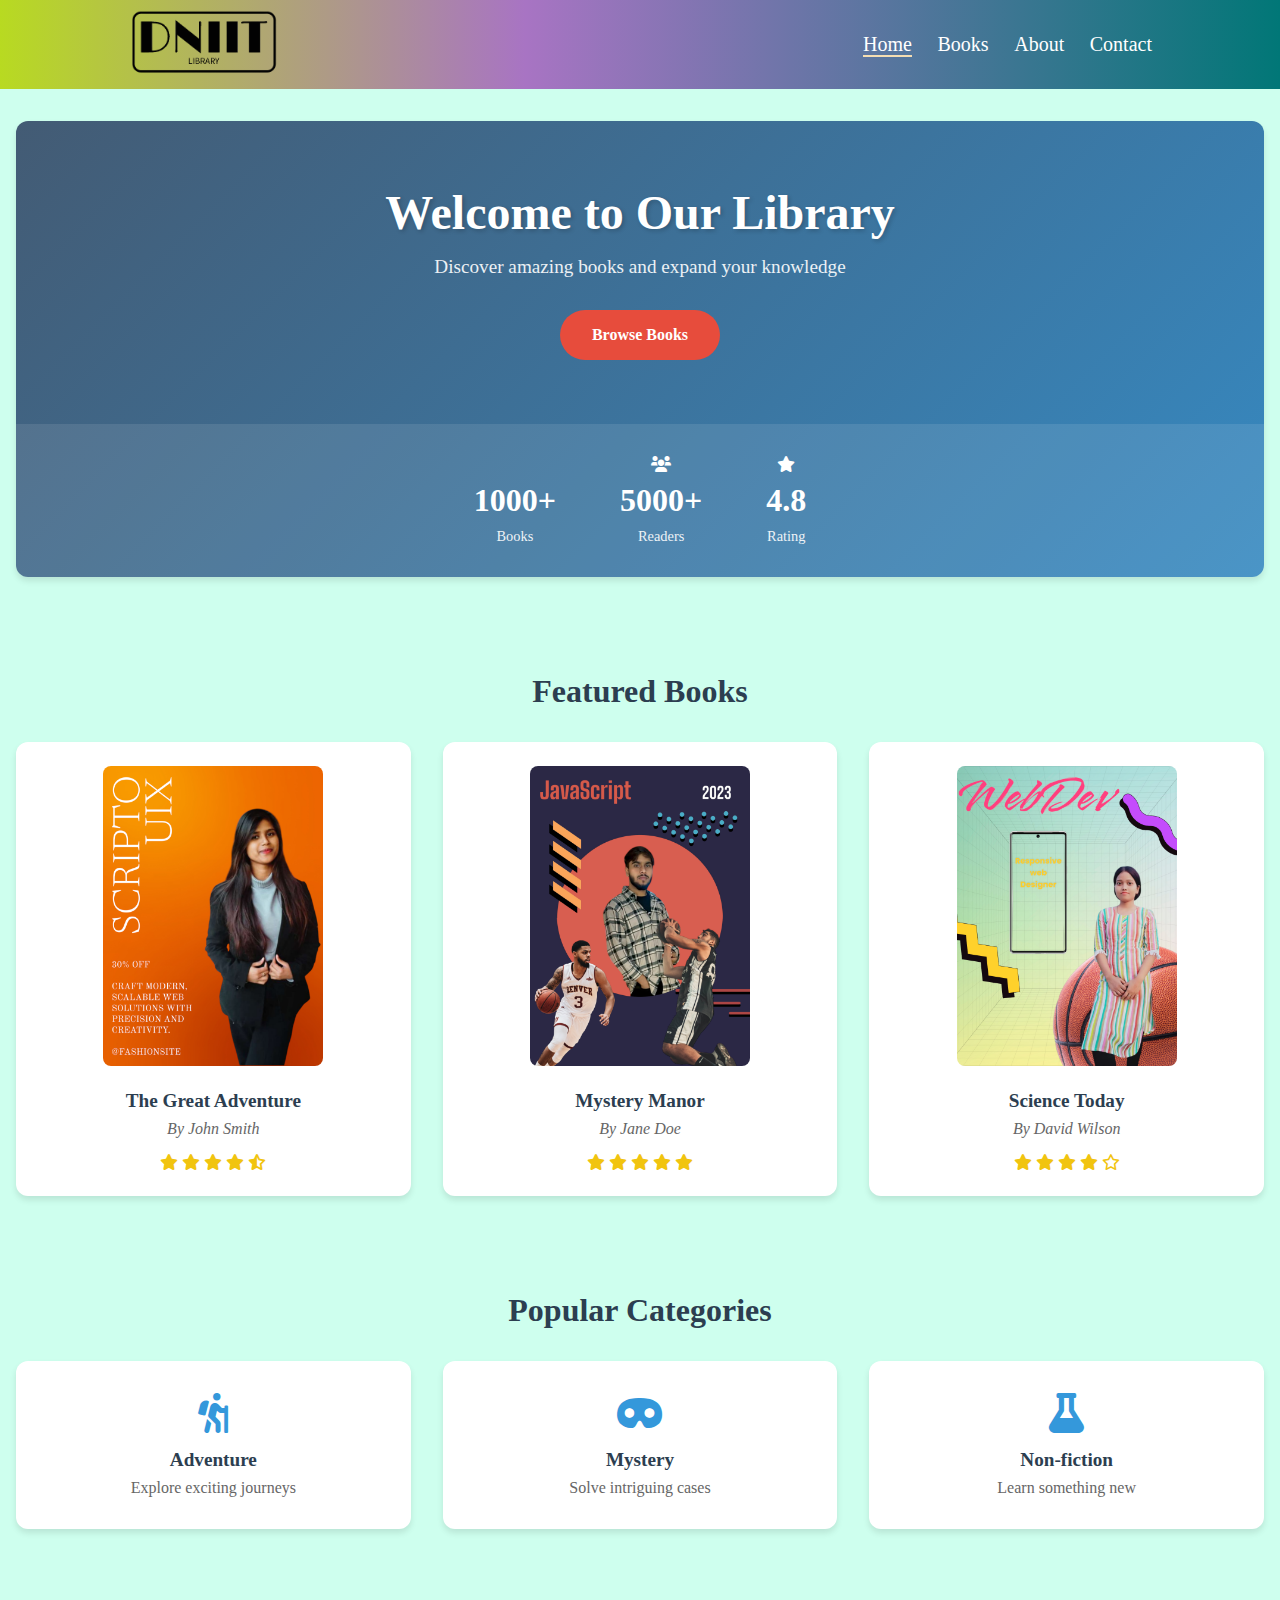
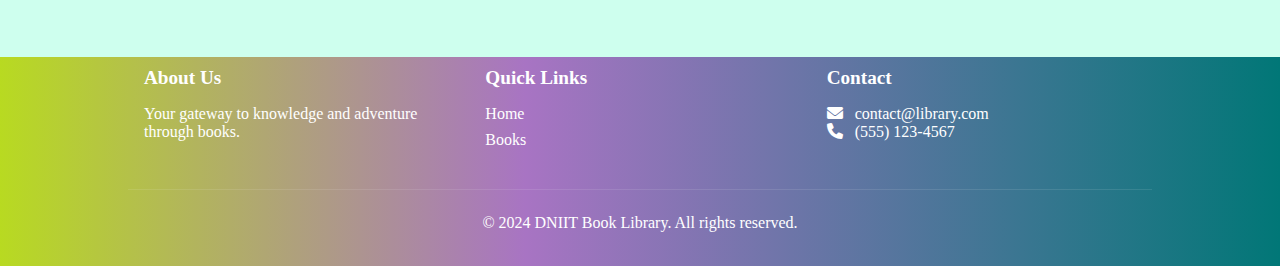
<file: index.html>
<!DOCTYPE html>
<html lang="en">
  <head>
    <meta charset="UTF-8" />
    <meta name="viewport" content="width=device-width, initial-scale=1.0" />
    <title>Document</title>
    <link rel="stylesheet" href="style.css" />
    <link
      rel="stylesheet"
      href="https://cdnjs.cloudflare.com/ajax/libs/font-awesome/6.0.0/css/all.min.css"
    />
  </head>
  <body>
    <div class="container">
      <nav>
        <div class="nav-container">
          <a href="index.html"> <img src="/assets/logo.png" alt="" /></a>
          <ul>
            <li><a href="index.html" class="active">Home</a></li>
            <li><a href="books.html">Books</a></li>
            <li><a href="about.html">About</a></li>
            <li><a href="contact.html">Contact</a></li>
          </ul>
        </div>
      </nav>

      <!--------------- Main Section   -------------->
      <main>
        <div class="hero">
          <div class="hero-content">
            <h2>Welcome to Our Library</h2>
            <p>Discover amazing books and expand your knowledge</p>
            <a href="books.html" class="cta-button">Browse Books</a>
          </div>
          <div class="hero-stats">
            <div class="stat-item">
              <i class="fas fa-books"></i>
              <span class="stat-number">1000+</span>
              <span class="stat-label">Books</span>
            </div>
            <div class="stat-item">
              <i class="fas fa-users"></i>
              <span class="stat-number">5000+</span>
              <span class="stat-label">Readers</span>
            </div>
            <div class="stat-item">
              <i class="fas fa-star"></i>
              <span class="stat-number">4.8</span>
              <span class="stat-label">Rating</span>
            </div>
          </div>
        </div>

        <div class="featured-books">
          <h3>Featured Books</h3>
          <div class="book-grid">
            <div class="book-card">
              <div class="book-cover cover1">
                <div class="book-overlay">
                  <a href="books.html" class="view-details">View Details</a>
                </div>
              </div>
              <h4>The Great Adventure</h4>
              <p class="author">By John Smith</p>
              <div class="book-rating">
                <i class="fas fa-star"></i>
                <i class="fas fa-star"></i>
                <i class="fas fa-star"></i>
                <i class="fas fa-star"></i>
                <i class="fas fa-star-half-alt"></i>
              </div>
            </div>
            <div class="book-card">
              <div class="book-cover cover2">
                <div class="book-overlay">
                  <a href="books.html" class="view-details">View Details</a>
                </div>
              </div>
              <h4>Mystery Manor</h4>
              <p class="author">By Jane Doe</p>
              <div class="book-rating">
                <i class="fas fa-star"></i>
                <i class="fas fa-star"></i>
                <i class="fas fa-star"></i>
                <i class="fas fa-star"></i>
                <i class="fas fa-star"></i>
              </div>
            </div>
            <div class="book-card">
              <div class="book-cover cover3">
                <div class="book-overlay">
                  <a href="books.html" class="view-details">View Details</a>
                </div>
              </div>
              <h4>Science Today</h4>
              <p class="author">By David Wilson</p>
              <div class="book-rating">
                <i class="fas fa-star"></i>
                <i class="fas fa-star"></i>
                <i class="fas fa-star"></i>
                <i class="fas fa-star"></i>
                <i class="far fa-star"></i>
              </div>
            </div>
          </div>
        </div>

        <div class="categories-section">
          <h3>Popular Categories</h3>
          <div class="categories-grid">
            <div class="category-card">
              <i class="fas fa-hiking"></i>
              <h4>Adventure</h4>
              <p>Explore exciting journeys</p>
            </div>
            <div class="category-card">
              <i class="fas fa-mask"></i>
              <h4>Mystery</h4>
              <p>Solve intriguing cases</p>
            </div>
            <div class="category-card">
              <i class="fas fa-flask"></i>
              <h4>Non-fiction</h4>
              <p>Learn something new</p>
            </div>
          </div>
        </div>
      </main>

      <!--------------- Footer Section  -------------->
      <footer>
        <div class="footer-content">
          <div class="footer-section">
            <h4>About Us</h4>
            <p>Your gateway to knowledge and adventure through books.</p>
          </div>
          <div class="footer-section">
            <h4>Quick Links</h4>
            <ul>
              <li><a href="index.html">Home</a></li>
              <li><a href="books.html">Books</a></li>
            </ul>
          </div>
          <div class="footer-section">
            <h4>Contact</h4>
            <p><i class="fas fa-envelope"></i> contact@library.com</p>
            <p><i class="fas fa-phone"></i> (555) 123-4567</p>
          </div>
        </div>
        <div class="footer-bottom">
          <p>&copy; 2024 DNIIT Book Library. All rights reserved.</p>
        </div>
      </footer>
    </div>
    <script src="script.js"></script>
  </body>
</html>
</file>
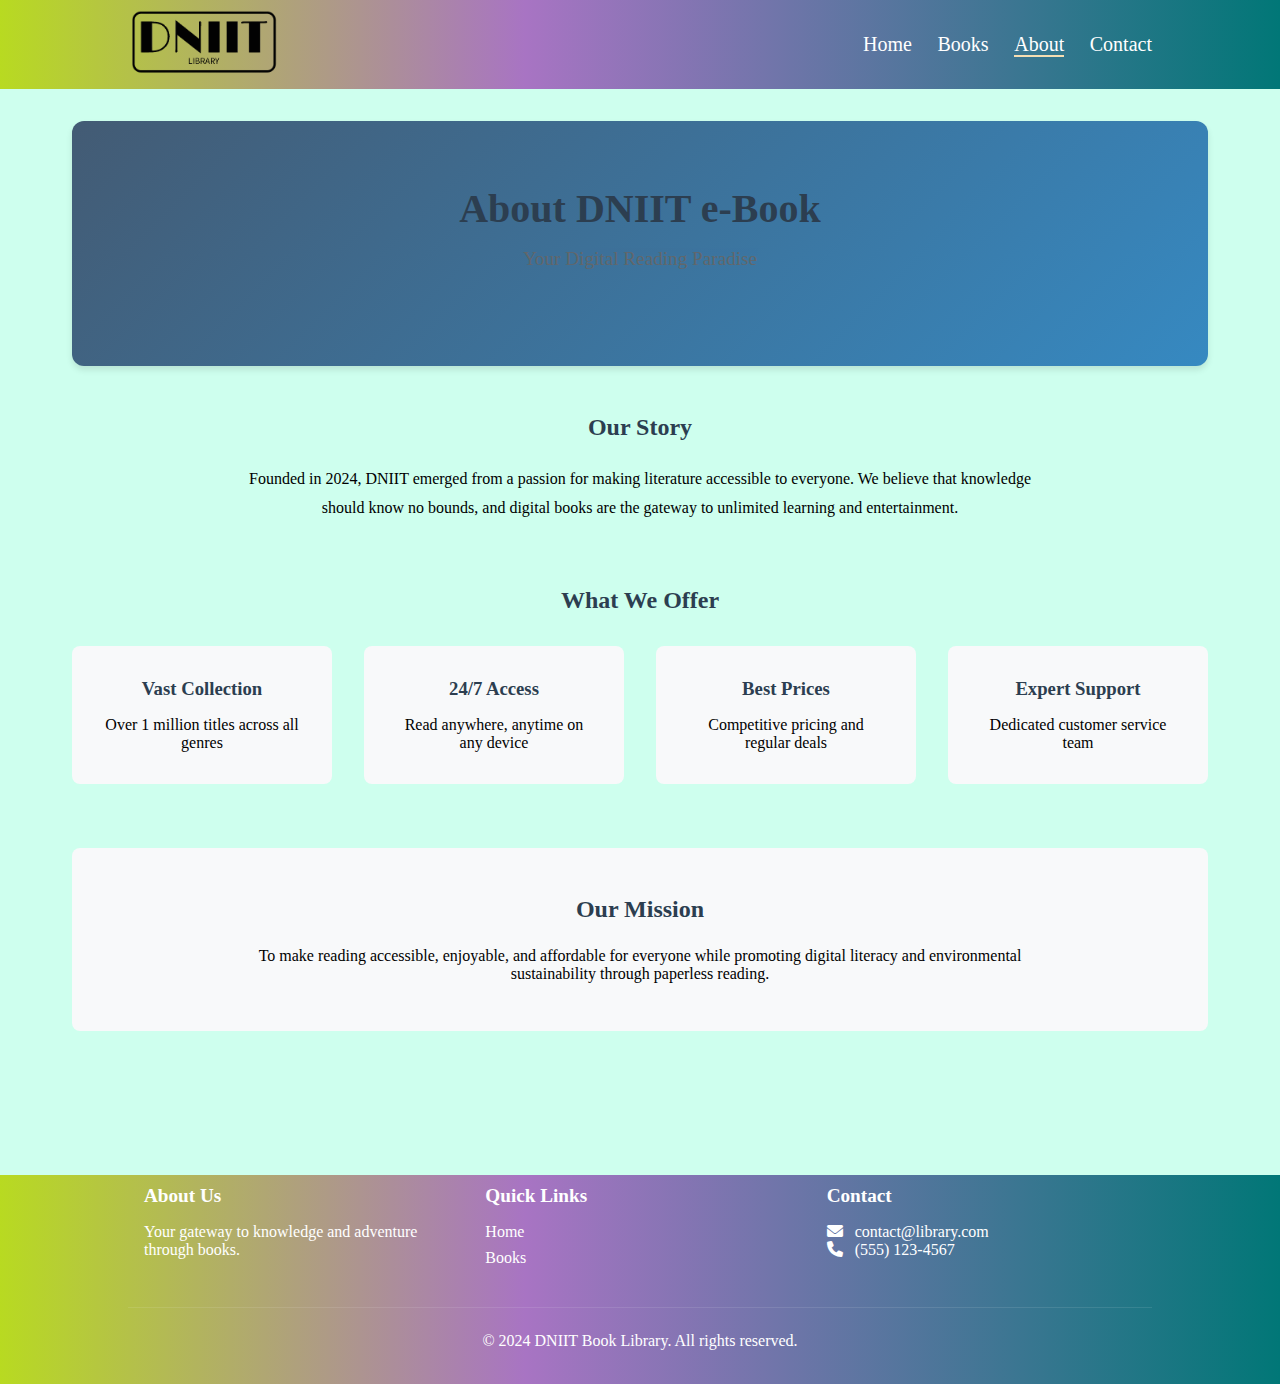
<file: about.html>
<!DOCTYPE html>
<html lang="en">
  <head>
    <meta charset="UTF-8" />
    <meta name="viewport" content="width=device-width, initial-scale=1.0" />
    <title>Document</title>
    <link rel="stylesheet" href="style.css" />
    <link rel="stylesheet" href="about.css" />
    <link
      rel="stylesheet"
      href="https://cdnjs.cloudflare.com/ajax/libs/font-awesome/6.0.0/css/all.min.css"
    />
  </head>
  <body>
    <div class="container">
      <nav>
        <div class="nav-container">
          <a href="index.html"> <img src="/assets/logo.png" alt="" /></a>
          <ul>
            <li><a href="index.html">Home</a></li>
            <li><a href="books.html">Books</a></li>
            <li><a href="about.html">About</a></li>
            <li><a href="contact.html">Contact</a></li>
          </ul>
        </div>
      </nav>

      <!--------------- Main Section   -------------->
      <main class="about-container">
        <section class="hero">
          <h1>About DNIIT e-Book</h1>
          <p class="tagline">Your Digital Reading Paradise</p>
        </section>

        <section class="story">
          <h2>Our Story</h2>
          <p>
            Founded in 2024, DNIIT emerged from a passion for making literature
            accessible to everyone. We believe that knowledge should know no
            bounds, and digital books are the gateway to unlimited learning and
            entertainment.
          </p>
        </section>

        <section class="features">
          <h2>What We Offer</h2>
          <div class="features-grid">
            <div class="feature-card">
              <h3>Vast Collection</h3>
              <p>Over 1 million titles across all genres</p>
            </div>
            <div class="feature-card">
              <h3>24/7 Access</h3>
              <p>Read anywhere, anytime on any device</p>
            </div>
            <div class="feature-card">
              <h3>Best Prices</h3>
              <p>Competitive pricing and regular deals</p>
            </div>
            <div class="feature-card">
              <h3>Expert Support</h3>
              <p>Dedicated customer service team</p>
            </div>
          </div>
        </section>

        <section class="mission">
          <h2>Our Mission</h2>
          <p>
            To make reading accessible, enjoyable, and affordable for everyone
            while promoting digital literacy and environmental sustainability
            through paperless reading.
          </p>
        </section>
      </main>

      <!--------------- Footer Section  -------------->
      <footer>
        <div class="footer-content">
          <div class="footer-section">
            <h4>About Us</h4>
            <p>Your gateway to knowledge and adventure through books.</p>
          </div>
          <div class="footer-section">
            <h4>Quick Links</h4>
            <ul>
              <li><a href="index.html">Home</a></li>
              <li><a href="books.html">Books</a></li>
            </ul>
          </div>
          <div class="footer-section">
            <h4>Contact</h4>
            <p><i class="fas fa-envelope"></i> contact@library.com</p>
            <p><i class="fas fa-phone"></i> (555) 123-4567</p>
          </div>
        </div>
        <div class="footer-bottom">
          <p>&copy; 2024 DNIIT Book Library. All rights reserved.</p>
        </div>
      </footer>
    </div>
    <script src="script.js"></script>
  </body>
</html>
</file>
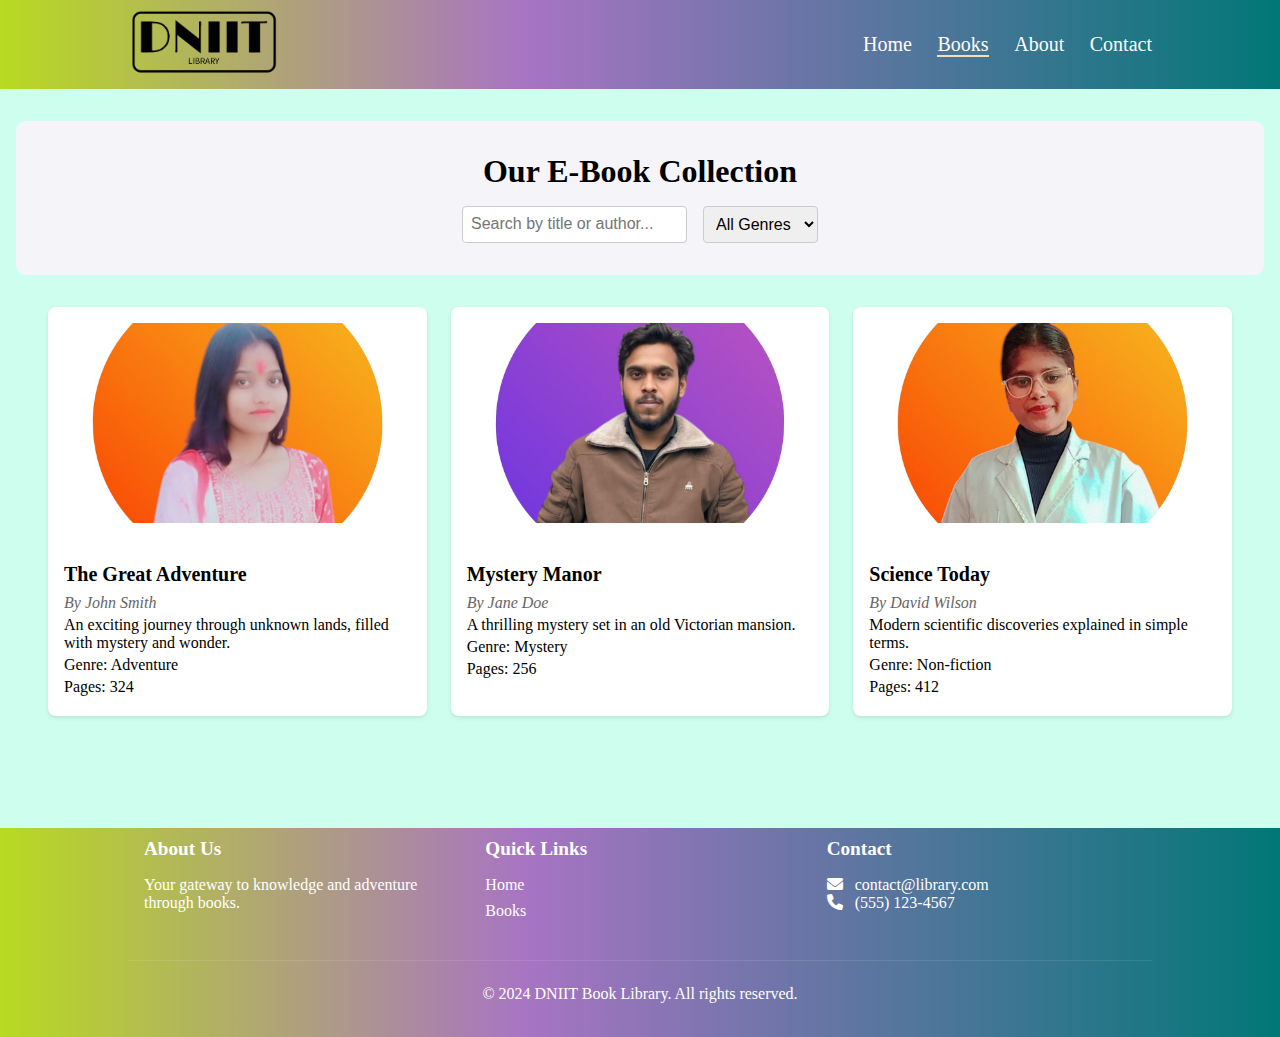
<file: books.html>
<!DOCTYPE html>
<html lang="en">
  <head>
    <meta charset="UTF-8" />
    <meta name="viewport" content="width=device-width, initial-scale=1.0" />
    <title>Document</title>
    <link rel="stylesheet" href="style.css" />
    <link rel="stylesheet" href="books.css" />
    <link
      rel="stylesheet"
      href="https://cdnjs.cloudflare.com/ajax/libs/font-awesome/6.0.0/css/all.min.css"
    />
  </head>
  <body>
    <div class="container">
      <nav>
        <div class="nav-container">
          <a href="index.html"> <img src="/assets/logo.png" alt="" /></a>
          <ul>
            <li><a href="index.html">Home</a></li>
            <li><a href="books.html">Books</a></li>
            <li><a href="about.html">About</a></li>
            <li><a href="contact.html">Contact</a></li>
          </ul>
        </div>
      </nav>

      <!--------------- Main Section   -------------->
      <main>
        <div class="books-header">
          <h2>Our E-Book Collection</h2>
          <div class="search-filters">
            <input
              type="text"
              id="searchInput"
              placeholder="Search by title or author..."
              class="search-input"
            />
            <select id="genreFilter" class="genre-select">
              <option value="">All Genres</option>
              <option value="Adventure">Adventure</option>
              <option value="Mystery">Mystery</option>
              <option value="Non-fiction">Non-fiction</option>
            </select>
          </div>
        </div>

        <div class="book-list" id="bookList">
          <div class="book-item" data-genre="Adventure">
            <div class="book-cover book1"></div>
            <div class="book-details">
              <h3>The Great Adventure</h3>
              <p class="author">By John Smith</p>
              <p class="description">
                An exciting journey through unknown lands, filled with mystery
                and wonder.
              </p>
              <p class="genre">Genre: Adventure</p>
              <p class="pages">Pages: 324</p>
            </div>
          </div>

          <div class="book-item" data-genre="Mystery">
            <div class="book-cover book2"></div>
            <div class="book-details">
              <h3>Mystery Manor</h3>
              <p class="author">By Jane Doe</p>
              <p class="description">
                A thrilling mystery set in an old Victorian mansion.
              </p>
              <p class="genre">Genre: Mystery</p>
              <p class="pages">Pages: 256</p>
            </div>
          </div>

          <div class="book-item" data-genre="Non-fiction">
            <div class="book-cover book3"></div>
            <div class="book-details">
              <h3>Science Today</h3>
              <p class="author">By David Wilson</p>
              <p class="description">
                Modern scientific discoveries explained in simple terms.
              </p>
              <p class="genre">Genre: Non-fiction</p>
              <p class="pages">Pages: 412</p>
            </div>
          </div>
        </div>

        <div id="noResults" class="no-results" style="display: none">
          <p>No books found matching your search criteria.</p>
        </div>
      </main>

      <!--------------- Footer Section  -------------->
      <footer>
        <div class="footer-content">
          <div class="footer-section">
            <h4>About Us</h4>
            <p>Your gateway to knowledge and adventure through books.</p>
          </div>
          <div class="footer-section">
            <h4>Quick Links</h4>
            <ul>
              <li><a href="index.html">Home</a></li>
              <li><a href="books.html">Books</a></li>
            </ul>
          </div>
          <div class="footer-section">
            <h4>Contact</h4>
            <p><i class="fas fa-envelope"></i> contact@library.com</p>
            <p><i class="fas fa-phone"></i> (555) 123-4567</p>
          </div>
        </div>
        <div class="footer-bottom">
          <p>&copy; 2024 DNIIT Book Library. All rights reserved.</p>
        </div>
      </footer>
    </div>
    <script src="script.js"></script>
    <script>
      document.addEventListener("DOMContentLoaded", function () {
        const searchInput = document.getElementById("searchInput");
        const genreFilter = document.getElementById("genreFilter");
        const bookList = document.getElementById("bookList");
        const noResults = document.getElementById("noResults");
        const books = document.querySelectorAll(".book-item");

        function filterBooks() {
          const searchTerm = searchInput.value.toLowerCase();
          const selectedGenre = genreFilter.value;
          let hasVisibleBooks = false;

          books.forEach((book) => {
            const title = book.querySelector("h3").textContent.toLowerCase();
            const author = book
              .querySelector(".author")
              .textContent.toLowerCase();
            const genre = book.dataset.genre;

            const matchesSearch =
              title.includes(searchTerm) || author.includes(searchTerm);
            const matchesGenre =
              selectedGenre === "" || genre === selectedGenre;

            if (matchesSearch && matchesGenre) {
              book.style.display = "flex";
              hasVisibleBooks = true;
            } else {
              book.style.display = "none";
            }
          });

          noResults.style.display = hasVisibleBooks ? "none" : "block";
        }

        searchInput.addEventListener("input", filterBooks);
        genreFilter.addEventListener("change", filterBooks);
      });
    </script>
  </body>
</html>
</file>
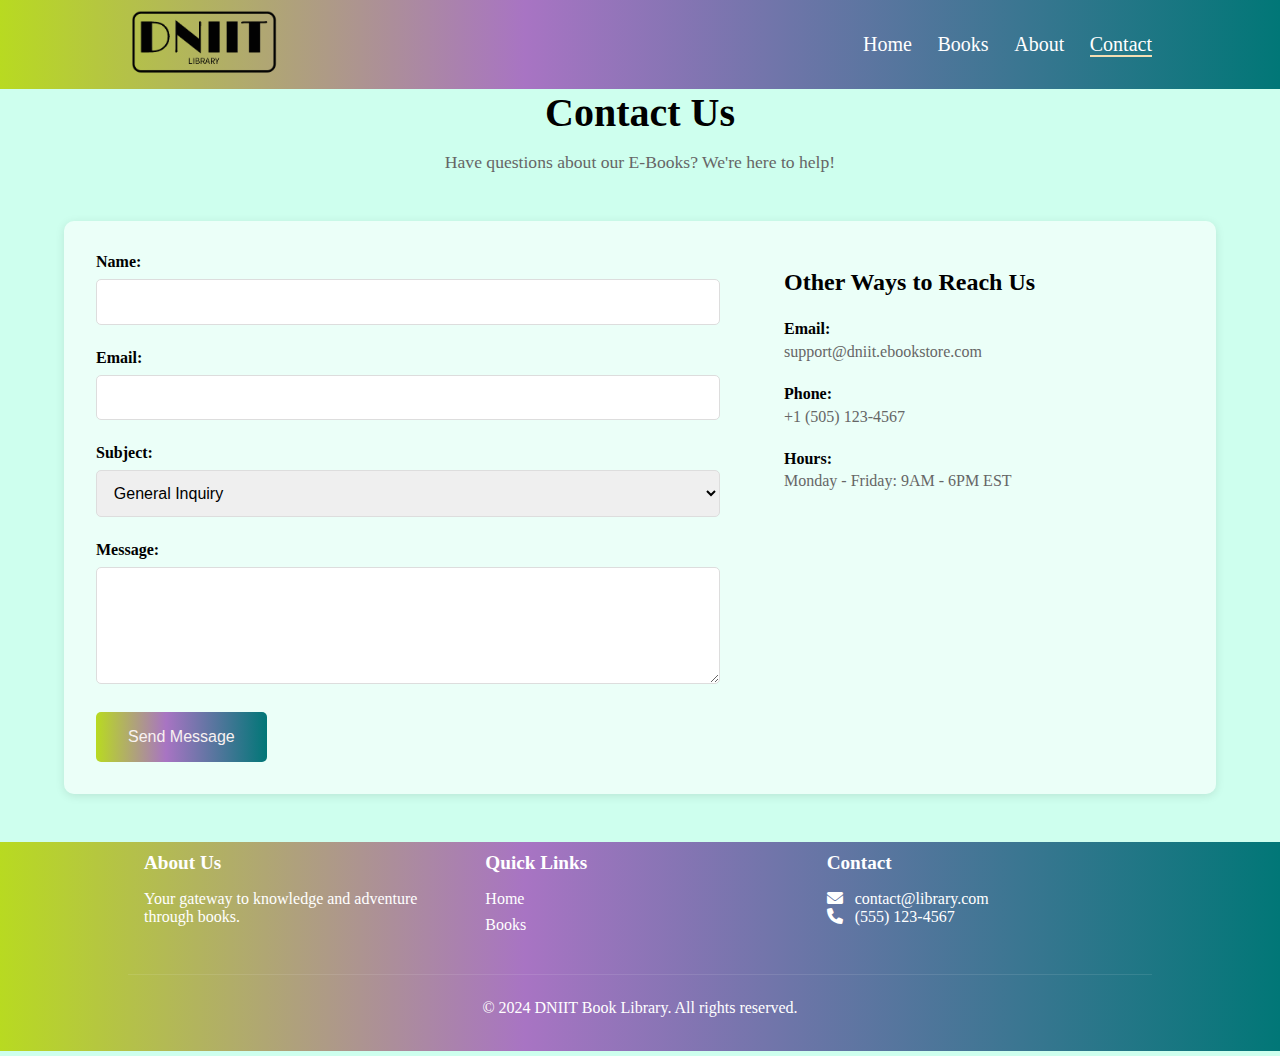
<file: contact.html>
<!DOCTYPE html>
<html lang="en">
  <head>
    <meta charset="UTF-8" />
    <meta name="viewport" content="width=device-width, initial-scale=1.0" />
    <title>Document</title>
    <link rel="stylesheet" href="style.css" />
    <link rel="stylesheet" href="contact.css" />
    <link
      rel="stylesheet"
      href="https://cdnjs.cloudflare.com/ajax/libs/font-awesome/6.0.0/css/all.min.css"
    />
  </head>
  <body>
    <div class="container">
      <nav>
        <div class="nav-container">
          <a href="index.html"> <img src="/assets/logo.png" alt="" /></a>
          <ul>
            <li><a href="index.html">Home</a></li>
            <li><a href="books.html">Books</a></li>
            <li><a href="about.html">About</a></li>
            <li><a href="contact.html">Contact</a></li>
          </ul>
        </div>
      </nav>
      <!--------------- Main Section   -------------->
      <header>
        <h1>Contact Us</h1>
        <p>Have questions about our E-Books? We're here to help!</p>
      </header>
      <main class="form">
        <div class="contact-form">
          <form>
            <div class="form-group">
              <label for="name">Name:</label>
              <input type="text" id="name" name="name" required />
            </div>

            <div class="form-group">
              <label for="email">Email:</label>
              <input type="email" id="email" name="email" required />
            </div>

            <div class="form-group">
              <label for="subject">Subject:</label>
              <select id="subject" name="subject">
                <option value="general">General Inquiry</option>
                <option value="support">Technical Support</option>
                <option value="billing">Billing Question</option>
                <option value="other">Other</option>
              </select>
            </div>

            <div class="form-group">
              <label for="message">Message:</label>
              <textarea
                id="message"
                name="message"
                rows="5"
                required
              ></textarea>
            </div>
            <button type="submit">Send Message</button>
          </form>
          <div class="contact-info">
            <h2>Other Ways to Reach Us</h2>
            <div class="info-item">
              <strong>Email:</strong>
              <p>support@dniit.ebookstore.com</p>
            </div>
            <div class="info-item">
              <strong>Phone:</strong>
              <p>+1 (505) 123-4567</p>
            </div>
            <div class="info-item">
              <strong>Hours:</strong>
              <p>Monday - Friday: 9AM - 6PM EST</p>
            </div>
          </div>
        </div>
      </main>
      <!--------------- Footer Section  -------------->
      <footer>
        <div class="footer-content">
          <div class="footer-section">
            <h4>About Us</h4>
            <p>Your gateway to knowledge and adventure through books.</p>
          </div>
          <div class="footer-section">
            <h4>Quick Links</h4>
            <ul>
              <li><a href="index.html">Home</a></li>
              <li><a href="books.html">Books</a></li>
            </ul>
          </div>
          <div class="footer-section">
            <h4>Contact</h4>
            <p><i class="fas fa-envelope"></i> contact@library.com</p>
            <p><i class="fas fa-phone"></i> (555) 123-4567</p>
          </div>
        </div>
        <div class="footer-bottom">
          <p>&copy; 2024 DNIIT Book Library. All rights reserved.</p>
        </div>
      </footer>
    </div>
    <script src="script.js"></script>
  </body>
</html>
</file>
<file: style.css>
*{
    margin: 0;
    padding: 0;
    box-sizing: border-box;
}
body{
    min-height: 100vh;
    background-color: rgba(127, 255, 212, 0.385);
}
.container{
    display: flex;
    align-items: center;
    justify-content: center;
    width: 100%;
    flex-direction: column;
    min-height: 100vh;

}
nav{
    padding: 10px 10%;
    width: 100%;
    background: linear-gradient(90deg, rgb(184, 218, 33) 0%, rgb(168, 116, 195) 41%, rgb(1, 119, 119) 100%)
   }
   nav .nav-container{
    display: flex;
    justify-content: space-between;
    align-items: center;
    color: white;
    max-width: 1600px;
    margin: auto;
  }
  nav .nav-container img{
    width: 150px;
  }
  nav ul {
    display: flex;
    justify-content: space-between;
    align-items: center;
    gap: 2vw;
  }
  nav ul li{
    list-style: none;
  }
  nav ul li a{
    color:  white;
    font-size: 20px;
    text-decoration: none;
  }
/*========== Main Section Styling  ===========*/
main {
    max-width: 1400px;
    margin: 0 auto;
    padding: 2rem 1rem;
    flex: 1;
    width: 100%;
}
/* Hero section */
.hero {
    background: linear-gradient(135deg, #435b74 0%, #3689c1 100%);
    color: white;
    margin-bottom: 3rem;
    border-radius: 12px;
    overflow: hidden;
    box-shadow: 0 4px 6px rgba(0, 0, 0, 0.1);
}
.hero-content {
    text-align: center;
    padding: 4rem 2rem;
}
.hero h2 {
    font-size: 3rem;
    margin-bottom: 1rem;
    text-shadow: 2px 2px 4px rgba(0, 0, 0, 0.2);
}
.hero p {
    font-size: 1.2rem;
    margin-bottom: 2rem;
    opacity: 0.9;
}
.cta-button {
    display: inline-block;
    padding: 1rem 2rem;
    background-color: #e74c3c;
    color: white;
    text-decoration: none;
    border-radius: 30px;
    font-weight: bold;
    transition: transform 0.3s ease, box-shadow 0.3s ease;
}
.cta-button:hover {
    transform: translateY(-2px);
    box-shadow: 0 4px 8px rgba(0, 0, 0, 0.2);
}
.hero-stats {
    display: flex;
    justify-content: center;
    gap: 4rem;
    padding: 2rem;
    background-color: rgba(255, 255, 255, 0.1);
}
.stat-item {
    text-align: center;
}
.stat-number {
    display: block;
    font-size: 2rem;
    font-weight: bold;
    margin: 0.5rem 0;
}
.stat-label {
    font-size: 0.9rem;
    opacity: 0.9;
}
/* Featured books section */
.featured-books {
    padding: 3rem 0;
}
.featured-books h3 {
    text-align: center;
    margin-bottom: 2rem;
    font-size: 2rem;
    color: #2c3e50;
}
.book-grid {
    display: grid;
    grid-template-columns: repeat(auto-fit, minmax(250px, 1fr));
    gap: 2rem;
}

.book-card {
    background-color: white;
    padding: 1.5rem;
    border-radius: 12px;
    box-shadow: 0 4px 6px rgba(0, 0, 0, 0.1);
    transition: transform 0.3s ease;
    text-align: center;
}
.book-card:hover {
    transform: translateY(-5px);
}
.cover1{
    background-image: url("/assets/pic1.png");
}
.cover2{
    background-image: url("/assets/pic2.png");
}
.cover3{
    background-image: url("/assets/pic3.png");
}
.book1{
    background-image: url('/assets/book1.jpg');
}
.book2{
    background-image: url('/assets/book2.jpg');
}
.book3{
    background-image: url('/assets/book3.jpg');
}
.book-cover {
    width: 220px;
    height: 300px;
    
    background-size: cover; 
    background-position: center; 
    background-repeat: no-repeat;
    margin: 0 auto 1.5rem;
    border-radius: 8px;
    position: relative;
    overflow: hidden;
}
.book-overlay {
    position: absolute;
    top: 0;
    left: 0;
    width: 100%;
    height: 100%;
    background-color: rgba(44, 62, 80, 0.9);
    display: flex;
    justify-content: center;
    align-items: center;
    opacity: 0;
    transition: opacity 0.3s ease;
}
.book-card:hover .book-overlay {
    opacity: 1;
}
.view-details {
    color: white;
    text-decoration: none;
    padding: 0.8rem 1.5rem;
    border: 2px solid white;
    border-radius: 25px;
    font-weight: bold;
    transition: background-color 0.3s ease;
}
.view-details:hover {
    background-color: white;
    color: #2c3e50;
}
.book-card h4 {
    font-size: 1.2rem;
    margin-bottom: 0.5rem;
    color: #2c3e50;
}
.author {
    color: #666;
    font-style: italic;
    margin-bottom: 1rem;
}
.book-rating {
    color: #f1c40f;
}
/* Categories section */
.categories-section {
    padding: 3rem 0;
}
.categories-section h3 {
    text-align: center;
    margin-bottom: 2rem;
    font-size: 2rem;
    color: #2c3e50;
}
.categories-grid {
    display: grid;
    grid-template-columns: repeat(auto-fit, minmax(200px, 1fr));
    gap: 2rem;
}
.category-card {
    background-color: white;
    padding: 2rem;
    border-radius: 12px;
    text-align: center;
    box-shadow: 0 4px 6px rgba(0, 0, 0, 0.1);
    transition: transform 0.3s ease;
}
.category-card:hover {
    transform: translateY(-5px);
}
.category-card i {
    font-size: 2.5rem;
    color: #3498db;
    margin-bottom: 1rem;
}
.category-card h4 {
    font-size: 1.2rem;
    margin-bottom: 0.5rem;
    color: #2c3e50;
}
.category-card p {
    color: #666;
}
/* Footer */
footer {
    background-color: #2c3e50;
    color: white;
    padding: 3rem 0 0;
    margin-top: 3rem;
}
.footer-content {
    max-width: 1200px;
    margin: 0 auto;
    padding: 0 1rem;
    display: grid;
    grid-template-columns: repeat(auto-fit, minmax(250px, 1fr));
    gap: 2rem;
}
.footer-section h4 {
    font-size: 1.2rem;
    margin-bottom: 1rem;
}
.footer-section ul {
    list-style: none;
}
.footer-section ul li {
    margin-bottom: 0.5rem;
}
.footer-section a {
    color: white;
    text-decoration: none;
    transition: color 0.3s ease;
}
.footer-section a:hover {
    color: #3498db;
}
.footer-section i {
    margin-right: 0.5rem;
}
.footer-bottom {
    text-align: center;
    padding: 1.5rem;
    margin-top: 2rem;
    border-top: 1px solid rgba(255, 255, 255, 0.1);
}
  nav ul li a.active {
    border-bottom: 2px solid wheat;
  }
/* Responsive design */
@media (max-width: 768px) {
    nav{
        padding: 10px 5%;
        
       }
    .hero h2 {
        font-size: 2rem;
    }
    .hero-stats {
        flex-direction: column;
        gap: 2rem;
    }
    .footer-content {
        grid-template-columns: 1fr;
        text-align: center;
    }
    .search-filters {
        flex-direction: column;
        align-items: center;
    }
    .search-input, .genre-select {
        width: 100%;
        max-width: 300px;
    }
    .book-item {
        flex-direction: column;
        align-items: center;
        text-align: center;
    }
    .book-cover {
        margin-bottom: 1rem;
    }
    nav .nav-container img{
        width: 100px;
      }
      nav ul li a{
        font-size: 16px;
      }
}
/*========== Main Footer Styling  ===========*/
footer{
    padding: 10px 10%;
    width: 100%;
    background: linear-gradient(90deg, rgb(184, 218, 33) 0%, rgb(168, 116, 195) 41%, rgb(1, 119, 119) 100%)
}
</file>
<file: about.css>
.about-container {
    max-width: 1200px;
    margin: 0 auto;
    padding: 2rem;
}

.hero {
    text-align: center;
    padding: 4rem 0;
    background-color: #f8f9fa;
    margin-bottom: 3rem;
}

.hero h1 {
    font-size: 2.5rem;
    color: #2c3e50;
    margin-bottom: 1rem;
}

.tagline {
    font-size: 1.2rem;
    color: #666;
}

section {
    margin-bottom: 4rem;
}

h2 {
    color: #2c3e50;
    margin-bottom: 1.5rem;
    text-align: center;
}

.story p {
    text-align: center;
    max-width: 800px;
    margin: 0 auto;
    line-height: 1.8;
}

/* Features grid */
.features-grid {
    display: grid;
    grid-template-columns: repeat(auto-fit, minmax(250px, 1fr));
    gap: 2rem;
    margin-top: 2rem;
}

.feature-card {
    background-color: #f8f9fa;
    padding: 2rem;
    border-radius: 8px;
    text-align: center;
    transition: transform 0.3s;
}

.feature-card:hover {
    transform: translateY(-5px);
}

.feature-card h3 {
    color: #2c3e50;
    margin-bottom: 1rem;
}

/* Mission section */
.mission {
    background-color: #f8f9fa;
    padding: 3rem;
    border-radius: 8px;
    text-align: center;
}

.mission p {
    max-width: 800px;
    margin: 0 auto;
}

/* Responsive design */
@media (max-width: 768px) {
    .nav-links a {
        margin-left: 1rem;
    }

    .hero {
        padding: 2rem 0;
    }

    .features-grid {
        grid-template-columns: 1fr;
    }

    .about-container {
        padding: 1rem;
    }
}
</file>
<file: books.css>
/* === Book Header Styles === */
.books-header {
    text-align: center;
    padding: 2rem 1rem;
    background-color: #f4f4f9;
    border-radius: 10px;
  }
  
  .books-header h2 {
    font-size: 2rem;
    margin-bottom: 1rem;
  }
  
  .search-filters {
    display: flex;
    gap: 1rem;
    justify-content: center;
    margin-top: 1rem;
  }
  
  .search-input,
  .genre-select {
    padding: 0.5rem;
    font-size: 1rem;
    border: 1px solid #ccc;
    border-radius: 4px;
  }
  
  /* Responsive Search Filters */
  @media (max-width: 600px) {
    .search-filters {
      flex-direction: column;
      gap: 0.5rem;
    }
  }
  
  /* === Book List Grid === */
  .book-list {
    display: grid;
    grid-template-columns: repeat(auto-fit, minmax(250px, 1fr));
    gap: 1.5rem;
    padding: 2rem;
  }
  
  .book-item {
    background-color: #fff;
    padding: 1rem;
    border-radius: 8px;
    box-shadow: 0 2px 4px rgba(0, 0, 0, 0.1);
    display: flex;
    flex-direction: column;
    gap: 1rem;
    max-width: 500px;
  }
  
  .book-cover {
    width: 100%;
    height: 200px;
    background-color: #ddd;
    border-radius: 8px;
  }
  
  .book-details h3 {
    font-size: 1.25rem;
    margin-bottom: 0.5rem;
  }
  
  .book-details p {
    margin: 0.25rem 0;
  }
  
  /* === Responsive Grid Adjustments === */
  @media (max-width: 768px) {
    .book-item {
      flex-direction: row;
      gap: 1rem;
    }
  
    .book-cover {
      width: 150px;
      height: 150px;
    }
  }
  
  @media (max-width: 480px) {
    .book-list {
      grid-template-columns: 1fr;
    }
  
    .book-item {
      flex-direction: column;
    }
  }
  
  /* === No Results Message === */
  .no-results {
    text-align: center;
    padding: 2rem;
    color: #666;
  }
</file>
<file: contact.css>
header {
    text-align: center;
    margin-bottom: 3rem;
}

header h1 {
    color: var(--secondary-color);
    margin-bottom: 1rem;
    font-size: 2.5rem;
}

header p {
    color: #666;
    font-size: 1.1rem;
}
.form{
 padding: 0 5%;
}

.contact-form {
    display: grid;
    grid-template-columns: 3fr 2fr;
    gap: 3rem;
    background: rgba(255, 255, 255, 0.589);
    padding: 2rem;
    border-radius: 10px;
    box-shadow: 0 2px 10px rgba(0, 0, 0, 0.1);
}

.form-group {
    margin-bottom: 1.5rem;
}

label {
    display: block;
    margin-bottom: 0.5rem;
    font-weight: bold;
    color: var(--secondary-color);
}

input, select, textarea {
    width: 100%;
    padding: 0.8rem;
    border: 1px solid #ddd;
    border-radius: 5px;
    font-size: 1rem;
}

textarea {
    resize: vertical;
}

button {
    background: linear-gradient(90deg, rgb(184, 218, 33) 0%, rgb(168, 116, 195) 41%, rgb(1, 119, 119) 100%);
    color: rgb(248, 241, 241);
    padding: 1rem 2rem;
    border: none;
    border-radius: 5px;
    cursor: pointer;
    font-size: 1rem;
    transition: background-color 0.3s ease;
}

button:hover {
    box-shadow: 1px 1px 10px rgb(238, 253, 74);
}

.contact-info {
    padding: 1rem;
}

.contact-info h2 {
    color: var(--secondary-color);
    margin-bottom: 1.5rem;
    font-size: 1.5rem;
}

.info-item {
    margin-bottom: 1.5rem;
}

.info-item strong {
    display: block;
    color: var(--primary-color);
    margin-bottom: 0.3rem;
}

.info-item p {
    color: #666;
}

@media (max-width: 768px) {
    .contact-form {
        grid-template-columns: 1fr;
    }
      
}
</file>
